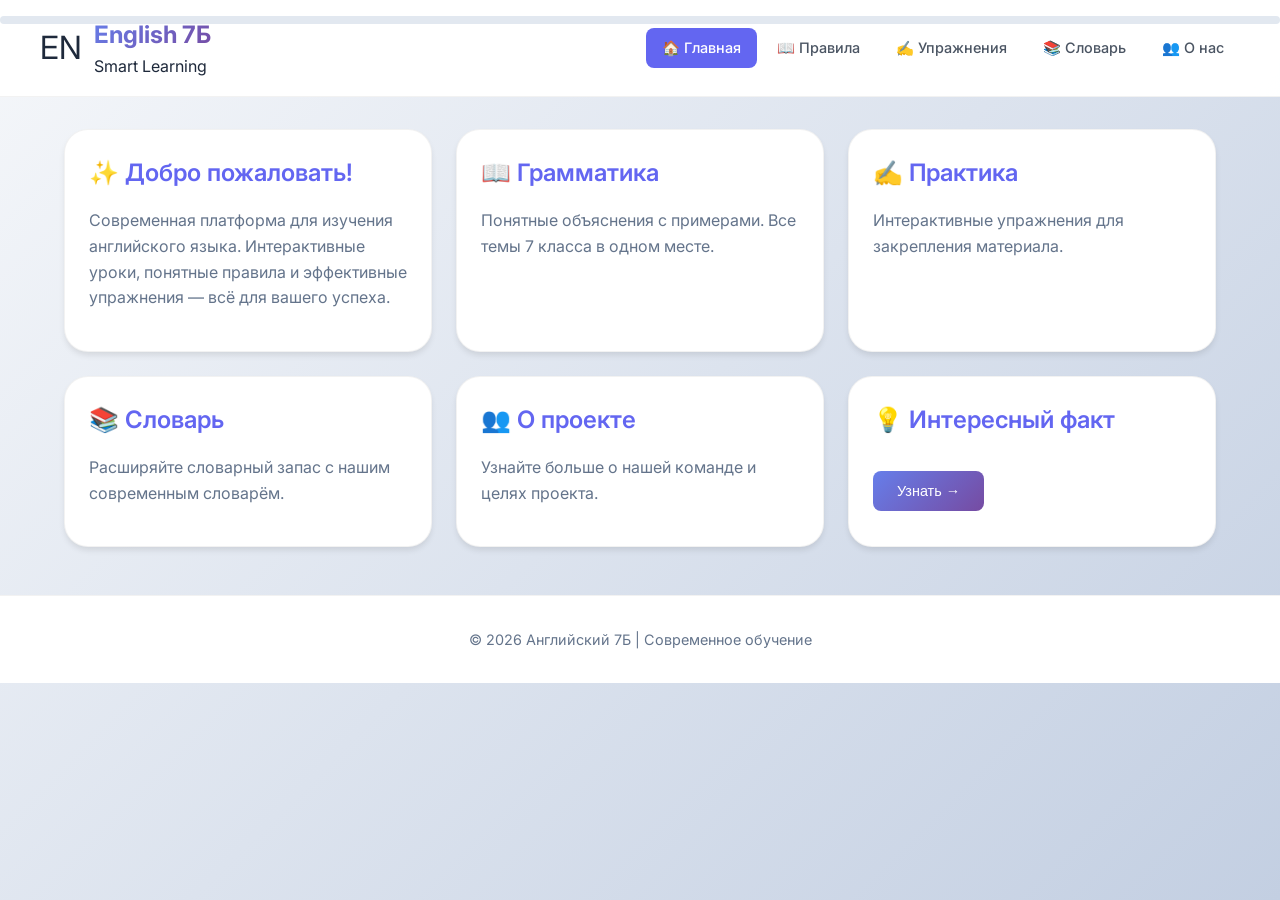
<file: index.html>
<!DOCTYPE html>
<html lang="ru">
<head>
    <meta charset="UTF-8">
    <meta name="viewport" content="width=device-width, initial-scale=1.0">
    <title>Английский 7Б | Современное обучение</title>
    <link rel="stylesheet" href="style.css">
</head>
<body>
    <header>
    <div class="header-content">
        <div class="logo">
            <span class="logo-icon">EN</span>
            <div>
                <h1>English 7Б</h1>
                <span class="logo-badge">Smart Learning</span>
            </div>
        </div>
        <nav>
            <ul>
                <li><a href="index.html">🏠 Главная</a></li>
                <li><a href="rules.html">📖 Правила</a></li>
                <li><a href="exercises.html">✍️ Упражнения</a></li>
                <li><a href="vocabulary.html">📚 Словарь</a></li>
                <li><a href="about.html">👥 О нас</a></li>
            </ul>
        </nav>
    </div>
</header>
<div class="progress-bar"></div>
    <main>
        <section>
            <h2>✨ Добро пожаловать!</h2>
            <p>Современная платформа для изучения английского языка. Интерактивные уроки, понятные правила и эффективные упражнения — всё для вашего успеха.</p>
        </section>

        <section>
            <h2><a href="rules.html">📖 Грамматика</a></h2>
            <p>Понятные объяснения с примерами. Все темы 7 класса в одном месте.</p>
        </section>

        <section>
            <h2><a href="exercises.html">✍️ Практика</a></h2>
            <p>Интерактивные упражнения для закрепления материала.</p>
        </section>

        <section>
            <h2><a href="vocabulary.html">📚 Словарь</a></h2>
            <p>Расширяйте словарный запас с нашим современным словарём.</p>
        </section>

        <section>
            <h2><a href="about.html">👥 О проекте</a></h2>
            <p>Узнайте больше о нашей команде и целях проекта.</p>
        </section>

        <section>
            <h2>💡 Интересный факт</h2>
            <button id="interestingBtn">Узнать →</button>
        </section>
    </main>

    <footer>
        <p>© 2026 Английский 7Б | Современное обучение</p>
    </footer>

    <button id="backToTopBtn" title="Наверх">↑</button>

    <script src="script.js"></script>
</body>
</html>
</file>
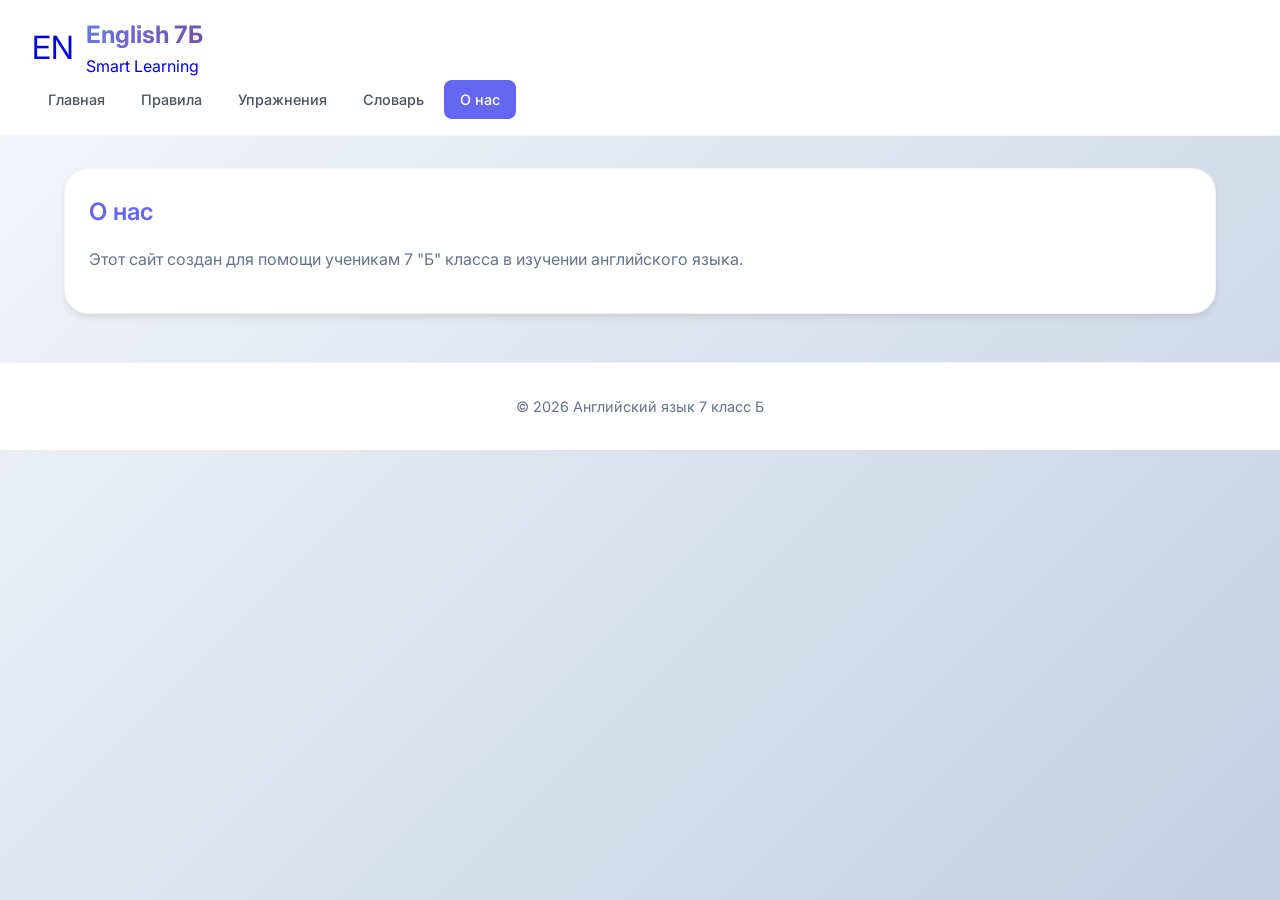
<file: about.html>
<!DOCTYPE html>
<html lang="ru">
<head>
    <meta charset="UTF-8">
    <meta name="viewport" content="width=device-width, initial-scale=1.0">
    <title>О нас - Английский язык 7 класс Б</title>
    <link rel="stylesheet" href="style.css">
</head>
<body>
    <header>
        <a href="index.html" style="text-decoration: none;">
        <div class="logo">
            <span class="logo-icon">EN</span>
            <div>
                <h1>English 7Б</h1>
                <span class="logo-badge">Smart Learning</span>
            </div>
        </div>
        </a>
        <nav>
            <ul>
                <li><a href="index.html">Главная</a></li>
                <li><a href="rules.html">Правила</a></li>
                <li><a href="exercises.html">Упражнения</a></li>
                <li><a href="vocabulary.html">Словарь</a></li>
                <li><a href="about.html">О нас</a></li>
            </ul>
        </nav>
    </header>

    <main>
        <section id="about">
            <h2>О нас</h2>
            <p>Этот сайт создан для помощи ученикам 7 "Б" класса в изучении английского языка.</p>
        </section>
    </main>

    <footer>
        <p>&copy; 2026 Английский язык 7 класс Б</p>
    </footer>

    <script src="script.js"></script>
</body>
</html>
</file>
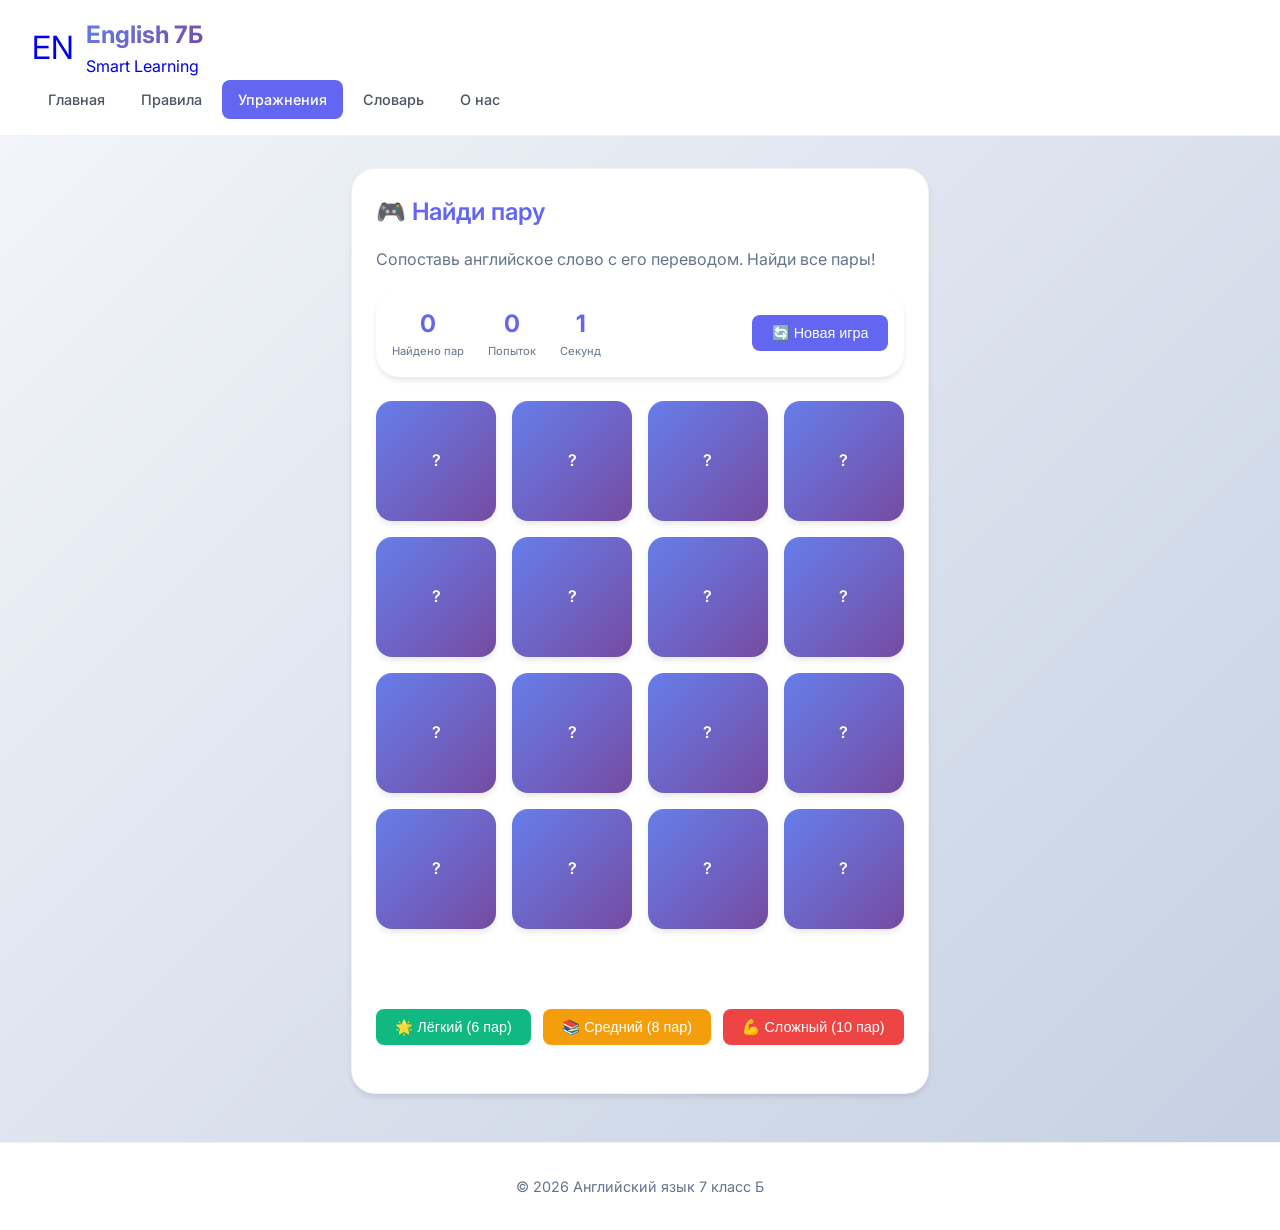
<file: exercises.html>
<!DOCTYPE html>
<html lang="ru">
<head>
    <meta charset="UTF-8">
    <meta name="viewport" content="width=device-width, initial-scale=1.0, user-scalable=yes, viewport-fit=cover">
    <meta name="theme-color" content="#6366f1">
    <title>Игра Найди пару - Английский 7Б</title>
    <link rel="stylesheet" href="style.css">
</head>
<body>
    <header>
        <a href="index.html" style="text-decoration: none;">
        <div class="logo">
            <span class="logo-icon">EN</span>
            <div>
                <h1>English 7Б</h1>
                <span class="logo-badge">Smart Learning</span>
            </div>
        </div>
        </a>
        <nav>
            <ul>
                <li><a href="index.html">Главная</a></li>
                <li><a href="rules.html">Правила</a></li>
                <li><a href="exercises.html">Упражнения</a></li>
                <li><a href="vocabulary.html">Словарь</a></li>
                <li><a href="about.html">О нас</a></li>
            </ul>
        </nav>
    </header>

    <main>
        <div class="game-container">
            <section>
                <h2>🎮 Найди пару</h2>
                <p>Сопоставь английское слово с его переводом. Найди все пары!</p>
                
                <div class="game-header">
                    <div class="game-stats">
                        <div class="game-stat">
                            <div class="game-stat-value" id="matchesCount">0</div>
                            <div class="game-stat-label">Найдено пар</div>
                        </div>
                        <div class="game-stat">
                            <div class="game-stat-value" id="attemptsCount">0</div>
                            <div class="game-stat-label">Попыток</div>
                        </div>
                        <div class="game-stat">
                            <div class="game-stat-value" id="timeCount">0</div>
                            <div class="game-stat-label">Секунд</div>
                        </div>
                    </div>
                    <button id="resetGameBtn" class="game-btn">🔄 Новая игра</button>
                </div>
                
                <div class="game-board" id="gameBoard"></div>
                
                <div class="game-message" id="gameMessage"></div>
                
                <div class="game-controls">
                    <button id="easyModeBtn" class="game-btn difficulty easy">🌟 Лёгкий (6 пар)</button>
                    <button id="mediumModeBtn" class="game-btn difficulty medium">📚 Средний (8 пар)</button>
                    <button id="hardModeBtn" class="game-btn difficulty hard">💪 Сложный (10 пар)</button>
                </div>
            </section>
        </div>
    </main>

    <footer>
        <p>&copy; 2026 Английский язык 7 класс Б</p>
    </footer>

    <script src="script.js"></script>
</body>
</html>
</file>
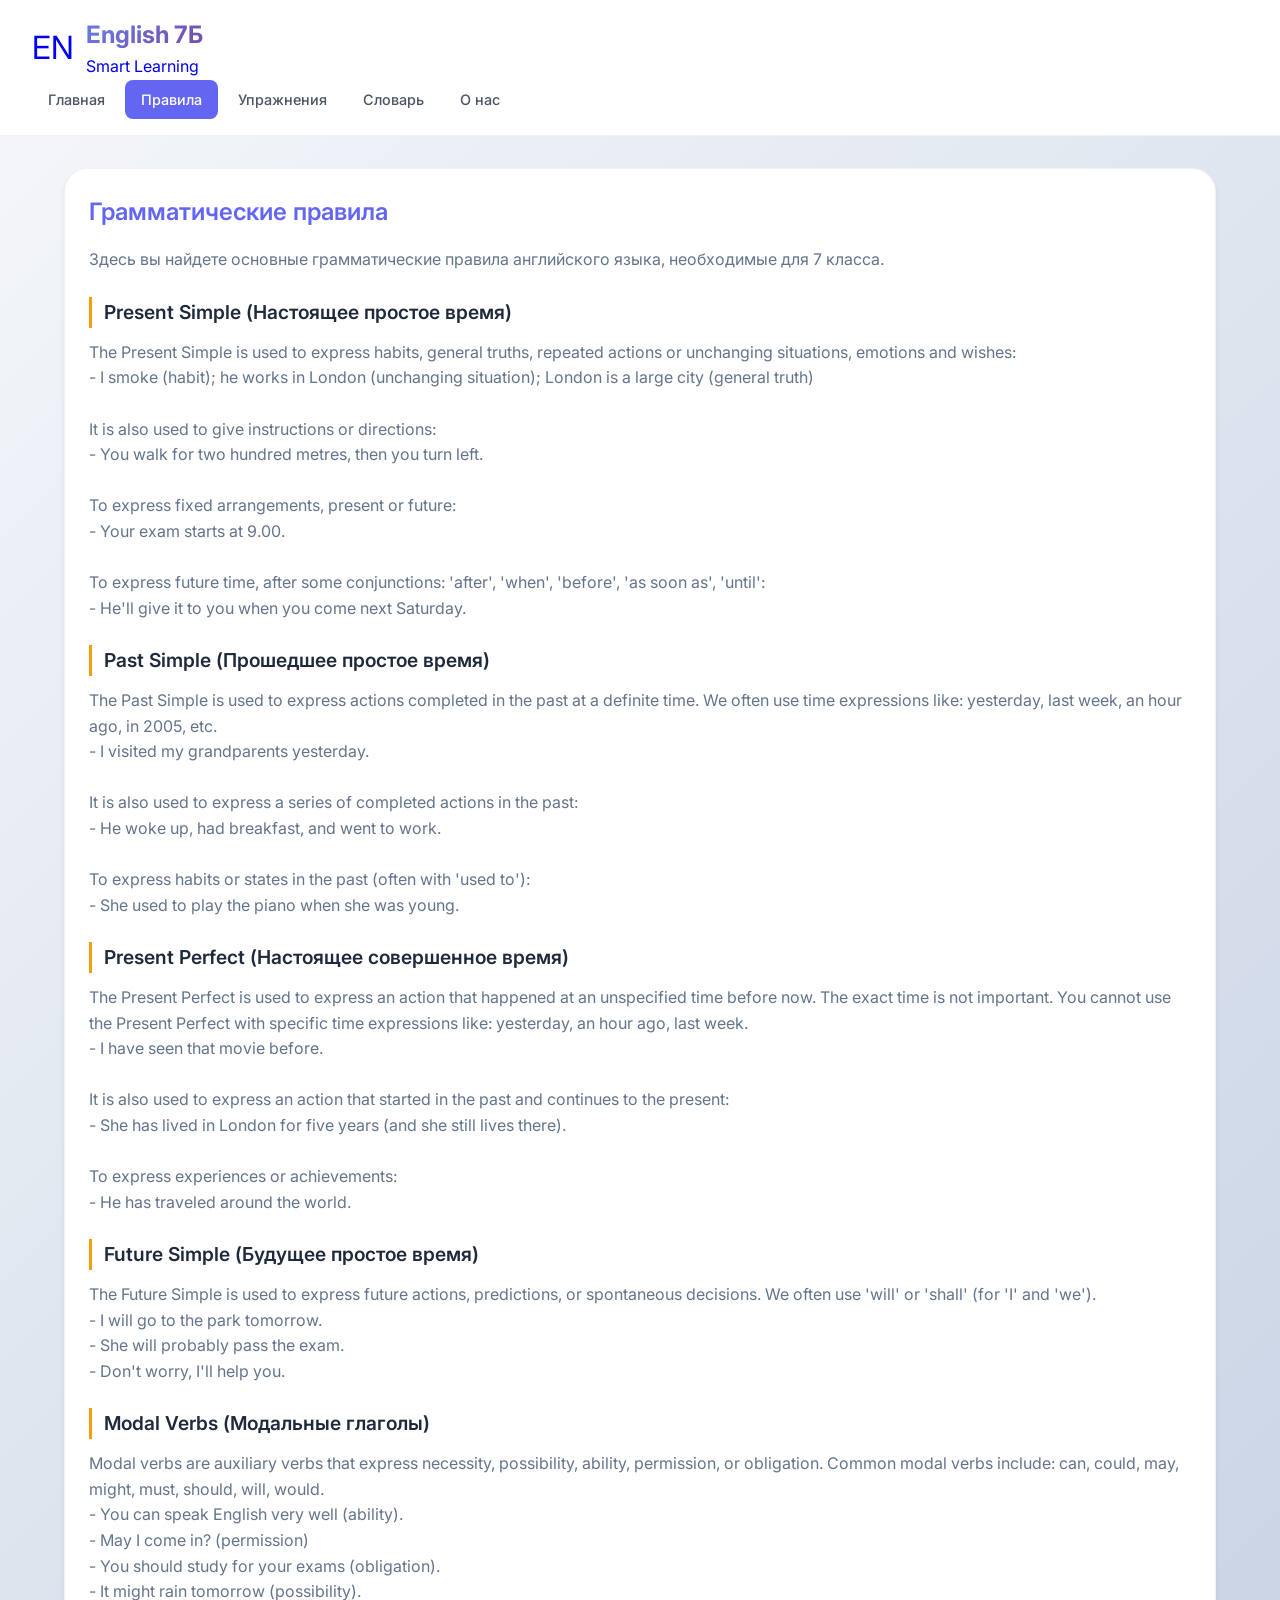
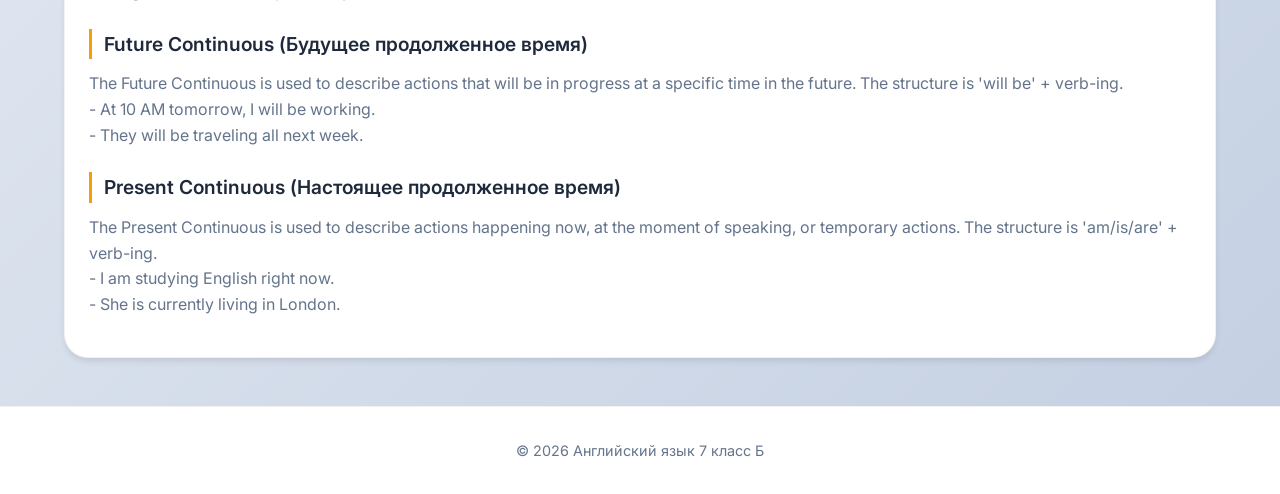
<file: rules.html>
<!DOCTYPE html>
<html lang="ru">
<head>
    <meta charset="UTF-8">
    <meta name="viewport" content="width=device-width, initial-scale=1.0">
    <title>Грамматические правила - Английский язык 7 класс Б</title>
    <link rel="stylesheet" href="style.css">
</head>
<body>
    <header>
        <a href="index.html" style="text-decoration: none;">
        <div class="logo">
            <span class="logo-icon">EN</span>
            <div>
                <h1>English 7Б</h1>
                <span class="logo-badge">Smart Learning</span>
            </div>
        </div>
        </a>
        <nav>
            <ul>
                <li><a href="index.html">Главная</a></li>
                <li><a href="rules.html">Правила</a></li>
                <li><a href="exercises.html">Упражнения</a></li>
                <li><a href="vocabulary.html">Словарь</a></li>
                <li><a href="about.html">О нас</a></li>
            </ul>
        </nav>
    </header>

    <main>
        <section id="rules">
            <h2>Грамматические правила</h2>
            <p>Здесь вы найдете основные грамматические правила английского языка, необходимые для 7 класса.</p>
            <h3>Present Simple (Настоящее простое время)</h3>
            <p>
                The Present Simple is used to express habits, general truths, repeated actions or unchanging situations, emotions and wishes:
                <br>
                - I smoke (habit); he works in London (unchanging situation); London is a large city (general truth)
                <br><br>
                It is also used to give instructions or directions:
                <br>
                - You walk for two hundred metres, then you turn left.
                <br><br>
                To express fixed arrangements, present or future:
                <br>
                - Your exam starts at 9.00.
                <br><br>
                To express future time, after some conjunctions: 'after', 'when', 'before', 'as soon as', 'until':
                <br>
                - He'll give it to you when you come next Saturday.
            </p>
            <!-- More English rules will go here -->
            <h3>Past Simple (Прошедшее простое время)</h3>
            <p>
                The Past Simple is used to express actions completed in the past at a definite time. We often use time expressions like: yesterday, last week, an hour ago, in 2005, etc.
                <br>
                - I visited my grandparents yesterday.
                <br><br>
                It is also used to express a series of completed actions in the past:
                <br>
                - He woke up, had breakfast, and went to work.
                <br><br>
                To express habits or states in the past (often with 'used to'):
                <br>
                - She used to play the piano when she was young.
            </p>

            <h3>Present Perfect (Настоящее совершенное время)</h3>
            <p>
                The Present Perfect is used to express an action that happened at an unspecified time before now. The exact time is not important. You cannot use the Present Perfect with specific time expressions like: yesterday, an hour ago, last week.
                <br>
                - I have seen that movie before.
                <br><br>
                It is also used to express an action that started in the past and continues to the present:
                <br>
                - She has lived in London for five years (and she still lives there).
                <br><br>
                To express experiences or achievements:
                <br>
                - He has traveled around the world.
            </p>

            <h3>Future Simple (Будущее простое время)</h3>
            <p>
                The Future Simple is used to express future actions, predictions, or spontaneous decisions. We often use 'will' or 'shall' (for 'I' and 'we').
                <br>
                - I will go to the park tomorrow.
                <br>
                - She will probably pass the exam.
                <br>
                - Don't worry, I'll help you.
            </p>

            <h3>Modal Verbs (Модальные глаголы)</h3>
            <p>
                Modal verbs are auxiliary verbs that express necessity, possibility, ability, permission, or obligation. Common modal verbs include: can, could, may, might, must, should, will, would.
                <br>
                - You can speak English very well (ability).
                <br>
                - May I come in? (permission)
                <br>
                - You should study for your exams (obligation).
                <br>
                - It might rain tomorrow (possibility).
            </p>

            <h3>Future Continuous (Будущее продолженное время)</h3>
            <p>
                The Future Continuous is used to describe actions that will be in progress at a specific time in the future. The structure is 'will be' + verb-ing.
                <br>
                - At 10 AM tomorrow, I will be working.
                <br>
                - They will be traveling all next week.
            </p>

            <h3>Present Continuous (Настоящее продолженное время)</h3>
            <p>
                The Present Continuous is used to describe actions happening now, at the moment of speaking, or temporary actions. The structure is 'am/is/are' + verb-ing.
                <br>
                - I am studying English right now.
                <br>
                - She is currently living in London.
            </p>
        </section>
    </main>

    <footer>
        <p>&copy; 2026 Английский язык 7 класс Б</p>
    </footer>

    <script src="script.js"></script>
</body>
</html>
</file>
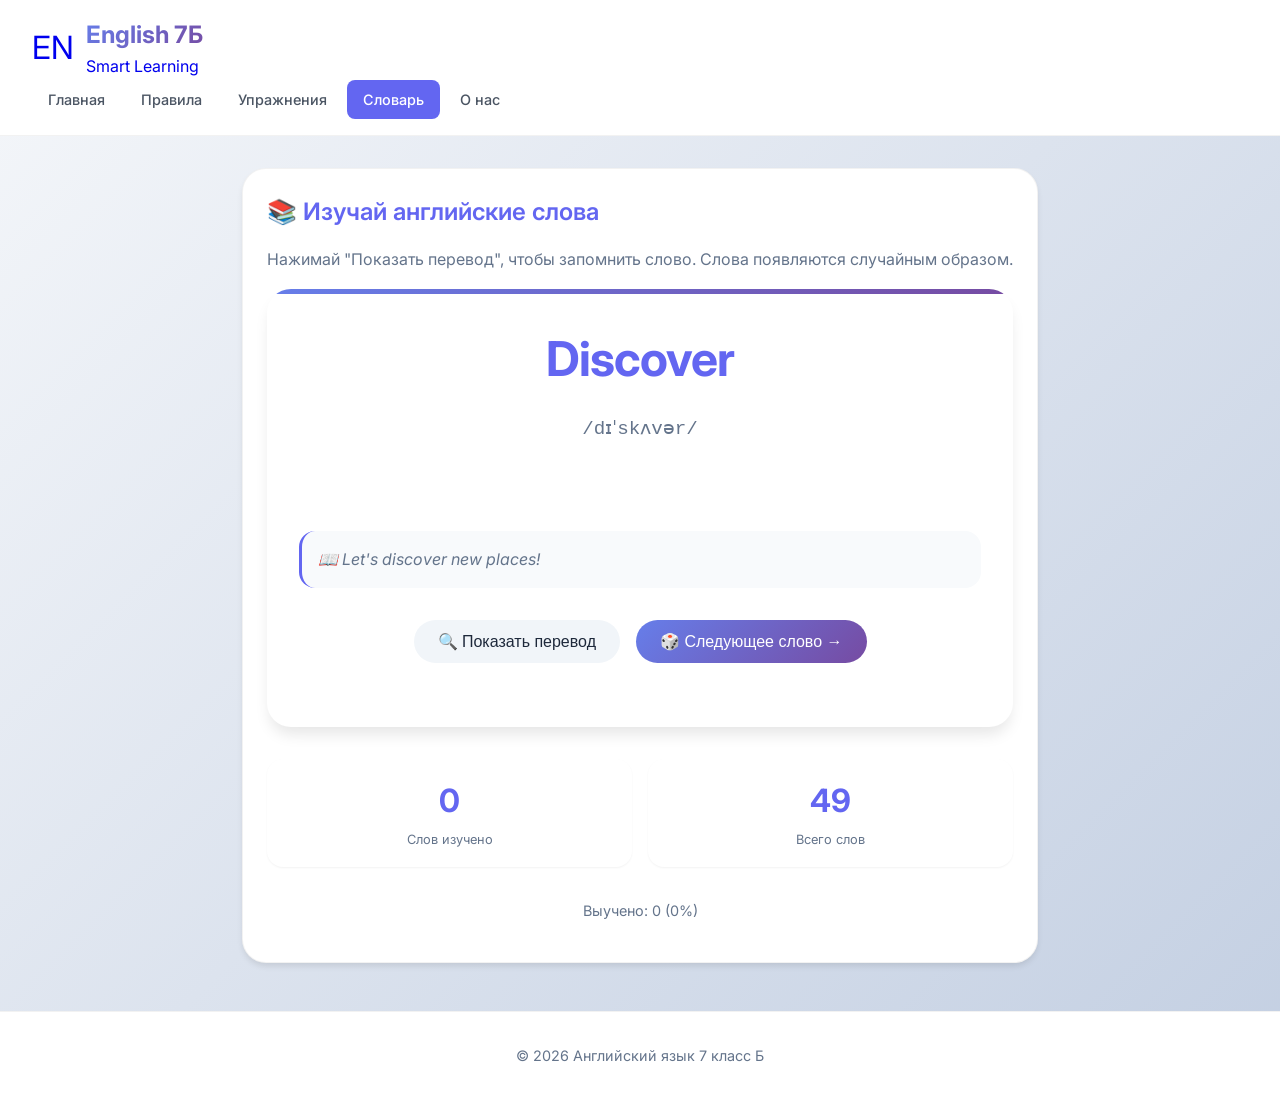
<file: vocabulary.html>
<!DOCTYPE html>
<html lang="ru">
<head>
    <meta charset="UTF-8">
    <meta name="viewport" content="width=device-width, initial-scale=1.0">
    <title>Словарь - Английский язык 7 класс Б</title>
    <link rel="stylesheet" href="style.css">
</head>
<body>
    <header>
        <a href="index.html" style="text-decoration: none;">
        <div class="logo">
            <span class="logo-icon">EN</span>
            <div>
                <h1>English 7Б</h1>
                <span class="logo-badge">Smart Learning</span>
            </div>
        </div>
        </a>
        <nav>
            <ul>
                <li><a href="index.html">Главная</a></li>
                <li><a href="rules.html">Правила</a></li>
                <li><a href="exercises.html">Упражнения</a></li>
                <li><a href="vocabulary.html">Словарь</a></li>
                <li><a href="about.html">О нас</a></li>
            </ul>
        </nav>
    </header>

 <main>
        <div class="vocab-container">
            <section>
                <h2>📚 Изучай английские слова</h2>
                <p>Нажимай "Показать перевод", чтобы запомнить слово. Слова появляются случайным образом.</p>
                
                <!-- Карточка слова -->
                <div class="word-card" id="wordCard">
                    <div class="english-word" id="englishWord">Загрузка...</div>
                    <div class="transcription" id="transcription"></div>
                    <div class="russian-translation" id="russianTranslation"></div>
                    <div class="example-sentence" id="exampleSentence"></div>
                    
                    <!-- Кнопки управления -->
                    <div class="controls">
                        <button id="showTranslationBtn" class="control-btn secondary">🔍 Показать перевод</button>
                        <button id="nextWordBtn" class="control-btn primary">🎲 Следующее слово →</button>
                    </div>
                </div>
                
                <!-- Прогресс -->
                <div class="progress-bar">
                    <div class="progress-fill" id="progressFill"></div>
                </div>
                
                <!-- Статистика -->
                <div class="stats">
                    <div class="stat-card">
                        <div class="stat-number" id="wordsStudied">0</div>
                        <div class="stat-label">Слов изучено</div>
                    </div>
                    <div class="stat-card">
                        <div class="stat-number" id="totalWords">0</div>
                        <div class="stat-label">Всего слов</div>
                    </div>
                </div>
                
                <div class="word-counter" id="wordCounter"></div>
            </section>
        </div>
    </main>

    <footer>
        <p>&copy; 2026 Английский язык 7 класс Б</p>
    </footer>

    <script src="script.js"></script>
</body>
</html>
</file>
<file: style.css>
/* ========== СОВРЕМЕННЫЕ ШРИФТЫ ========== */
@import url('https://fonts.googleapis.com/css2?family=Inter:opsz,wght@14..32,300;14..32,400;14..32,500;14..32,600;14..32,700&family=Space+Grotesk:wght@400;500;600&display=swap');

/* CSS Variables - легкая кастомизация */
:root {
    --primary: #6366f1;
    --primary-dark: #4f46e5;
    --secondary: #8b5cf6;
    --accent: #f59e0b;
    --dark: #1e293b;
    --light: #f8fafc;
    --gray: #64748b;
    --success: #10b981;
    --gradient-1: linear-gradient(135deg, #667eea 0%, #764ba2 100%);
    --gradient-2: linear-gradient(135deg, #f093fb 0%, #f5576c 100%);
    --gradient-3: linear-gradient(135deg, #4facfe 0%, #00f2fe 100%);
    --shadow-sm: 0 1px 2px 0 rgb(0 0 0 / 0.05);
    --shadow-md: 0 4px 6px -1px rgb(0 0 0 / 0.1);
    --shadow-lg: 0 10px 15px -3px rgb(0 0 0 / 0.1);
    --shadow-xl: 0 20px 25px -5px rgb(0 0 0 / 0.1);
    --radius-sm: 0.5rem;
    --radius-md: 1rem;
    --radius-lg: 1.5rem;
}

* {
    margin: 0;
    padding: 0;
    box-sizing: border-box;
}

body {
    font-family: 'Inter', -apple-system, BlinkMacSystemFont, 'Segoe UI', sans-serif;
    line-height: 1.6;
    background: linear-gradient(135deg, #f5f7fa 0%, #c3cfe2 100%);
    color: var(--dark);
    min-height: 100vh;
}

/* Прогресс-бар */
.progress-bar {
    position: fixed;
    top: 0;
    left: 0;
    width: 0%;
    height: 3px;
    background: var(--gradient-1);
    z-index: 1001;
    transition: width 0.3s ease;
}



/* Современный хедер с анимацией */
header {
    background: rgba(255, 255, 255, 0.98);
    backdrop-filter: blur(10px);
    padding: 1rem 2rem;
    position: sticky;
    top: 0;
    z-index: 1000;
    border-bottom: 1px solid rgba(0, 0, 0, 0.05);
}

.header-content {
    max-width: 1200px;
    margin: 0 auto;
    display: flex;
    justify-content: space-between;
    align-items: center;
    flex-wrap: wrap;
    gap: 1rem;
}

.logo {
    display: flex;
    align-items: center;
    gap: 0.75rem;
}

.logo-icon {
    font-size: 2rem;
    animation: rotate 10s linear infinite;
}

@keyframes rotate {
    from { transform: rotate(0deg); }
    to { transform: rotate(360deg); }
}

.logo h1 {
    font-size: 1.5rem;
    font-weight: 700;
    background: linear-gradient(135deg, #667eea 0%, #764ba2 100%);
    -webkit-background-clip: text;
    background-clip: text;
    color: transparent;
}

.nav-links {
    display: flex;
    gap: 0.5rem;
    list-style: none;
}

.nav-links a {
    text-decoration: none;
    padding: 0.5rem 1rem;
    border-radius: 0.5rem;
    color: #374151;
    font-weight: 500;
    transition: all 0.3s ease;
    position: relative;
}

.nav-links a::after {
    content: '';
    position: absolute;
    bottom: 0;
    left: 50%;
    width: 0;
    height: 2px;
    background: linear-gradient(135deg, #667eea 0%, #764ba2 100%);
    transition: all 0.3s ease;
    transform: translateX(-50%);
}

.nav-links a:hover::after {
    width: 80%;
}

.nav-links a:hover {
    color: #667eea;
    transform: translateY(-2px);
}



/* Современная навигация - минималистичная */
nav ul {
    display: flex;
    gap: 0.25rem;
    list-style: none;
    margin: 0;
    padding: 0;
    flex-wrap: wrap;
}

nav ul li {
    margin: 0;
}

nav ul li a {
    text-decoration: none;
    padding: 0.5rem 1rem;
    border-radius: 0.5rem;
    color: #4b5563;
    font-weight: 500;
    font-size: 0.9rem;
    transition: all 0.2s ease;
    display: flex;
    align-items: center;
    gap: 0.5rem;
    background: transparent;
}

nav ul li a:hover {
    background: #f3f4f6;
    color: var(--primary);
    transform: translateY(-1px);
}

/* Активная ссылка */
nav ul li a.active {
    background: var(--primary);
    color: white;
}

nav ul li a.active:hover {
    background: var(--primary-dark);
}

/* ========== ОСНОВНОЙ КОНТЕЙНЕР ========== */
main {
    max-width: 1200px;
    margin: 2rem auto;
    padding: 0 1.5rem;
    display: grid;
    grid-template-columns: repeat(auto-fit, minmax(350px, 1fr));
    gap: 1.5rem;
}

/* ========== СОВРЕМЕННЫЕ КАРТОЧКИ ========== */
section {
    background: white;
    border-radius: var(--radius-lg);
    padding: 1.5rem;
    transition: all 0.3s ease;
    border: 1px solid rgba(0, 0, 0, 0.05);
    box-shadow: var(--shadow-md);
    position: relative;
    overflow: hidden;
}

section::before {
    content: '';
    position: absolute;
    top: 0;
    left: 0;
    right: 0;
    height: 4px;
    background: var(--gradient-1);
    transform: scaleX(0);
    transition: transform 0.3s ease;
}

section:hover::before {
    transform: scaleX(1);
}

section:hover {
    transform: translateY(-8px);
    box-shadow: var(--shadow-xl);
}

section h2 {
    font-size: 1.5rem;
    font-weight: 600;
    margin-bottom: 1rem;
    color: var(--primary);
    display: inline-block;
}

section h2 a {
    color: var(--primary);
    text-decoration: none;
    transition: color 0.2s ease;
}

section h2 a:hover {
    color: var(--primary-dark);
}

section h3 {
    font-size: 1.2rem;
    font-weight: 600;
    margin: 1.5rem 0 0.75rem 0;
    color: var(--dark);
    padding-left: 0;
    border-left: 3px solid var(--accent);
    padding-left: 0.75rem;
}

section p {
    color: var(--gray);
    line-height: 1.6;
    margin-bottom: 1rem;
}

/* ========== СОВРЕМЕННЫЕ КНОПКИ ========== */
#interestingBtn {
    background: var(--gradient-1);
    border: none;
    padding: 0.75rem 1.5rem;
    border-radius: var(--radius-sm);
    font-weight: 500;
    font-size: 0.9rem;
    cursor: pointer;
    transition: all 0.2s ease;
    margin-top: 1rem;
    color: white;
}

#interestingBtn:hover {
    transform: translateY(-2px);
    box-shadow: var(--shadow-lg);
}

/* Кнопка "наверх" */
#backToTopBtn {
    position: fixed;
    bottom: 2rem;
    right: 2rem;
    width: 3rem;
    height: 3rem;
    border-radius: 50%;
    background: var(--primary);
    border: none;
    color: white;
    font-size: 1.5rem;
    cursor: pointer;
    opacity: 0;
    visibility: hidden;
    transition: all 0.3s ease;
    box-shadow: var(--shadow-lg);
    z-index: 999;
}

#backToTopBtn.show {
    opacity: 1;
    visibility: visible;
}

#backToTopBtn:hover {
    background: var(--primary-dark);
    transform: translateY(-4px);
}

/* ========== ФУТЕР ========== */
footer {
    text-align: center;
    padding: 2rem;
    background: white;
    margin-top: 3rem;
    border-top: 1px solid rgba(0, 0, 0, 0.05);
    color: var(--gray);
    font-size: 0.9rem;
}

/* ========== СЛОВАРЬ (Definition List) ========== */
dl {
    display: grid;
    gap: 1rem;
    margin-top: 1rem;
}

dt {
    font-weight: 600;
    color: var(--primary);
    font-size: 1.1rem;
    margin-top: 0;
    padding-bottom: 0.25rem;
    border-bottom: 2px solid var(--accent);
    display: inline-block;
}

dt::before {
    content: '📖';
    margin-right: 0.5rem;
}

dd {
    margin-left: 1.5rem;
    color: var(--gray);
    line-height: 1.6;
}

/* ========== СКРОЛЛБАР ========== */
::-webkit-scrollbar {
    width: 8px;
}

::-webkit-scrollbar-track {
    background: var(--light);
}

::-webkit-scrollbar-thumb {
    background: var(--primary);
    border-radius: 4px;
}

::-webkit-scrollbar-thumb:hover {
    background: var(--primary-dark);
}

/* ========== АНИМАЦИИ ========== */
@keyframes fadeInUp {
    from {
        opacity: 0;
        transform: translateY(30px);
    }
    to {
        opacity: 1;
        transform: translateY(0);
    }
}

section {
    animation: fadeInUp 0.6s ease-out backwards;
}

/* Stagger animation for cards */
section:nth-child(1) { animation-delay: 0.1s; }
section:nth-child(2) { animation-delay: 0.2s; }
section:nth-child(3) { animation-delay: 0.3s; }
section:nth-child(4) { animation-delay: 0.4s; }
section:nth-child(5) { animation-delay: 0.5s; }

/* ========== АДАПТИВНОСТЬ ========== */
@media (max-width: 768px) {
    header {
        padding: 0.75rem 1rem;
    }
    
    .header-content {
        flex-direction: column;
        text-align: center;
    }
    
    .logo {
        justify-content: center;
    }
    
    .logo h1 {
        font-size: 1.1rem;
    }
    
    .logo-icon {
        font-size: 1.5rem;
    }
    
    nav ul {
        justify-content: center;
        gap: 0.25rem;
    }
    
    nav ul li a {
        padding: 0.4rem 0.75rem;
        font-size: 0.8rem;
    }
    
    main {
        grid-template-columns: 1fr;
        padding: 0 1rem;
        gap: 1rem;
    }
    
    section {
        padding: 1.25rem;
    }
    
    section h2 {
        font-size: 1.3rem;
    }
}

@media (max-width: 480px) {
    nav ul li a {
        padding: 0.35rem 0.6rem;
        font-size: 0.7rem;
    }
    
    .logo h1 {
        font-size: 1rem;
    }
    
    .logo-badge {
        font-size: 0.6rem;
    }
    
    #backToTopBtn {
        bottom: 1rem;
        right: 1rem;
        width: 2.5rem;
        height: 2.5rem;
        font-size: 1.2rem;
    }
}

/* ========== GLASSMORPHISM ЭФФЕКТЫ ========== */
.glass {
    background: rgba(255, 255, 255, 0.7);
    backdrop-filter: blur(10px);
    border: 1px solid rgba(255, 255, 255, 0.2);
}

/* ========== УТИЛИТЫ ========== */
.text-gradient {
    background: var(--gradient-1);
    -webkit-background-clip: text;
    background-clip: text;
    color: transparent;
}

.shadow-hover {
    transition: all 0.3s ease;
}

.shadow-hover:hover {
    transform: translateY(-4px);
    box-shadow: var(--shadow-xl);
}







/* Стили для словаря */
.vocab-container {
    max-width: 900px;
    margin: 0 auto;
}

.word-card {
    background: white;
    border-radius: 1.5rem;
    padding: 2rem;
    text-align: center;
    box-shadow: var(--shadow-lg);
    margin-bottom: 2rem;
    position: relative;
    overflow: hidden;
    transition: all 0.3s ease;
}

.word-card::before {
    content: '';
    position: absolute;
    top: 0;
    left: 0;
    right: 0;
    height: 5px;
    background: var(--gradient-1);
}

.english-word {
    font-size: 3rem;
    font-weight: 700;
    color: var(--primary);
    margin-bottom: 1rem;
    letter-spacing: -0.02em;
}

.transcription {
    font-size: 1.2rem;
    color: var(--gray);
    margin-bottom: 1rem;
    font-family: monospace;
}

.russian-translation {
    font-size: 1.8rem;
    font-weight: 500;
    color: var(--dark);
    margin-bottom: 1.5rem;
    opacity: 0;
    transform: translateY(20px);
    transition: all 0.3s ease;
}

.russian-translation.show {
    opacity: 1;
    transform: translateY(0);
}

.example-sentence {
    background: #f8fafc;
    padding: 1rem;
    border-radius: 1rem;
    margin: 1rem 0;
    font-style: italic;
    color: var(--gray);
    border-left: 3px solid var(--primary);
    text-align: left;
}

.controls {
    display: flex;
    gap: 1rem;
    justify-content: center;
    margin: 2rem 0;
    flex-wrap: wrap;
}

.control-btn {
    padding: 0.75rem 1.5rem;
    border: none;
    border-radius: 2rem;
    font-weight: 500;
    cursor: pointer;
    transition: all 0.2s ease;
    font-size: 1rem;
}

.control-btn.primary {
    background: var(--gradient-1);
    color: white;
}

.control-btn.secondary {
    background: #f1f5f9;
    color: var(--dark);
}

.control-btn:hover {
    transform: translateY(-2px);
    box-shadow: var(--shadow-md);
}

.progress-bar {
    width: 100%;
    height: 8px;
    background: #e2e8f0;
    border-radius: 4px;
    overflow: hidden;
    margin: 1rem 0;
}

.progress-fill {
    height: 100%;
    background: var(--gradient-1);
    width: 0%;
    transition: width 0.3s ease;
}

.stats {
    display: grid;
    grid-template-columns: repeat(auto-fit, minmax(150px, 1fr));
    gap: 1rem;
    margin: 2rem 0;
}

.stat-card {
    background: white;
    padding: 1rem;
    border-radius: 1rem;
    text-align: center;
    box-shadow: var(--shadow-sm);
}

.stat-number {
    font-size: 2rem;
    font-weight: 700;
    color: var(--primary);
}

.stat-label {
    font-size: 0.8rem;
    color: var(--gray);
    margin-top: 0.25rem;
}

.word-counter {
    text-align: center;
    color: var(--gray);
    margin: 1rem 0;
    font-size: 0.9rem;
}

@keyframes slideOut {
    from { opacity: 1; transform: translateX(0); }
    to { opacity: 0; transform: translateX(-50px); }
}

@keyframes slideIn {
    from { opacity: 0; transform: translateX(50px); }
    to { opacity: 1; transform: translateX(0); }
}

.word-card.slide-out {
    animation: slideOut 0.3s ease forwards;
}

.word-card.slide-in {
    animation: slideIn 0.3s ease forwards;
}







/* ========== СТИЛИ ДЛЯ ИГРЫ НАЙДИ ПАРУ ========== */
.game-container {
    max-width: 1000px;
    margin: 0 auto;
    padding: 0 0.5rem;
}

.game-header {
    display: flex;
    justify-content: space-between;
    align-items: center;
    flex-wrap: wrap;
    gap: 1rem;
    margin-bottom: 1.5rem;
    padding: 1rem;
    background: white;
    border-radius: var(--radius-lg);
    box-shadow: var(--shadow-md);
}

.game-stats {
    display: flex;
    gap: 1.5rem;
}

.game-stat {
    text-align: center;
}

.game-stat-value {
    font-size: 1.5rem;
    font-weight: 700;
    color: var(--primary);
}

.game-stat-label {
    font-size: 0.7rem;
    color: var(--gray);
}

.game-board {
    display: grid;
    gap: 0.75rem;
    margin: 1.5rem 0;
    justify-items: center;
    align-items: center;
}

/* Адаптивная сетка для разных размеров экрана */
@media (min-width: 1024px) {
    .game-board {
        grid-template-columns: repeat(4, 1fr);
        gap: 1rem;
    }
}

@media (min-width: 768px) and (max-width: 1023px) {
    .game-board {
        grid-template-columns: repeat(4, 1fr);
        gap: 0.875rem;
    }
}

@media (max-width: 767px) {
    .game-board {
        grid-template-columns: repeat(3, 1fr);
        gap: 0.75rem;
    }
}

@media (max-width: 480px) {
    .game-board {
        grid-template-columns: repeat(2, 1fr);
        gap: 0.75rem;
    }
}

.card {
    aspect-ratio: 1 / 1;
    width: 100%;
    max-width: 120px;
    margin: 0 auto;
    background: linear-gradient(135deg, #667eea 0%, #764ba2 100%);
    border-radius: var(--radius-md);
    cursor: pointer;
    display: flex;
    align-items: center;
    justify-content: center;
    font-size: 1rem;
    font-weight: 600;
    text-align: center;
    transition: all 0.3s ease;
    box-shadow: var(--shadow-md);
    color: white;
    padding: 0.5rem;
    word-break: break-word;
    -webkit-tap-highlight-color: transparent;
}

/* Размер текста на карточках для разных экранов */
@media (min-width: 768px) {
    .card {
        font-size: 1rem;
        min-width: 100px;
    }
}

@media (max-width: 767px) {
    .card {
        font-size: 0.85rem;
        min-width: 80px;
    }
}

@media (max-width: 480px) {
    .card {
        font-size: 0.75rem;
        padding: 0.4rem;
        min-width: 70px;
    }
}

@media (max-width: 380px) {
    .card {
        font-size: 0.7rem;
        padding: 0.3rem;
        min-width: 65px;
    }
}

.card:hover {
    transform: translateY(-3px);
    box-shadow: var(--shadow-lg);
}

.card.flipped {
    background: white;
    color: var(--primary);
    border: 2px solid var(--primary);
    transform: scale(0.98);
}

.card.matched {
    background: #d1fae5;
    color: #065f46;
    cursor: default;
    opacity: 0.7;
    border: 2px solid #10b981;
    transform: scale(0.95);
}

.card.matched:hover {
    transform: scale(0.95);
}

.card:active {
    transform: scale(0.95);
}

/* Убираем hover эффекты на мобильных для лучшей производительности */
@media (max-width: 768px) {
    .card:hover {
        transform: none;
    }
    
    .card:active {
        transform: scale(0.95);
    }
}

.game-controls {
    display: flex;
    gap: 0.75rem;
    justify-content: center;
    margin: 1.5rem 0;
    flex-wrap: wrap;
}

.game-btn {
    padding: 0.6rem 1.2rem;
    border: none;
    border-radius: var(--radius-sm);
    font-weight: 500;
    cursor: pointer;
    transition: all 0.2s ease;
    font-size: 0.9rem;
    background: #f1f5f9;
    color: var(--dark);
    -webkit-tap-highlight-color: transparent;
}

@media (max-width: 480px) {
    .game-btn {
        padding: 0.5rem 0.8rem;
        font-size: 0.8rem;
    }
}

.game-btn:hover {
    transform: translateY(-2px);
    box-shadow: var(--shadow-md);
}

@media (max-width: 768px) {
    .game-btn:hover {
        transform: none;
    }
    
    .game-btn:active {
        transform: scale(0.97);
    }
}

.game-btn.difficulty.easy {
    background: #10b981;
    color: white;
}

.game-btn.difficulty.medium {
    background: #f59e0b;
    color: white;
}

.game-btn.difficulty.hard {
    background: #ef4444;
    color: white;
}

.game-message {
    text-align: center;
    font-size: 1rem;
    font-weight: 600;
    margin: 1rem 0;
    padding: 1rem;
    border-radius: var(--radius-md);
}

@media (max-width: 480px) {
    .game-message {
        font-size: 0.85rem;
        padding: 0.75rem;
    }
}

.game-message.win {
    background: #d1fae5;
    color: #065f46;
}

.game-message.lose {
    background: #fee2e2;
    color: #991b1b;
}

/* Стили для кнопки сброса */
#resetGameBtn {
    background: var(--primary);
    color: white;
}

#resetGameBtn:hover {
    background: var(--primary-dark);
}
</file>
